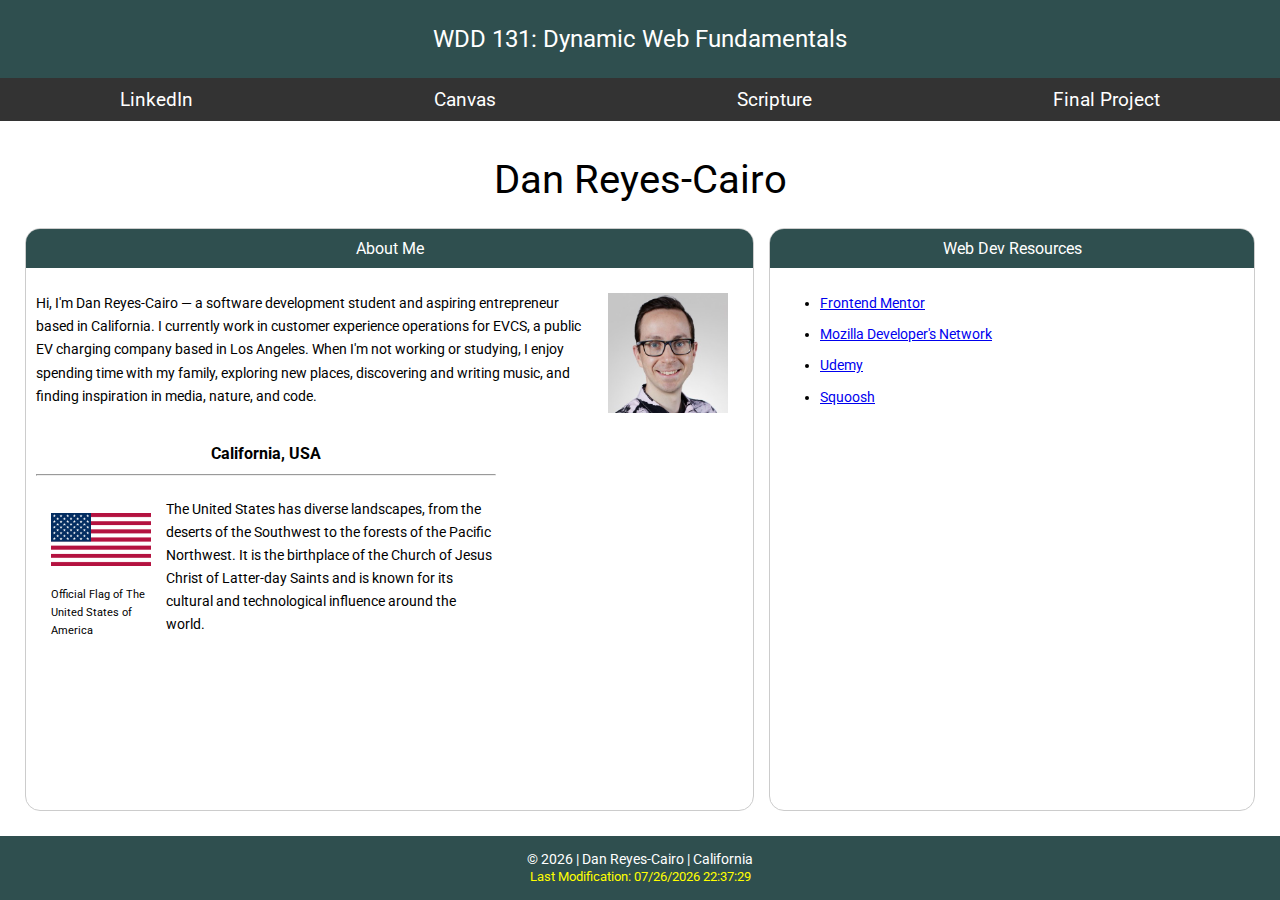
<file: index.html>
<!DOCTYPE html>
<html lang="en">
    <head>
        <meta charset="UTF-8">
        <meta name="viewport" content="width=device-width, initial-scale=1.0">
        <title>WDD 131 – Dynamic Web Fundamentals –Dan Reyes-Cairo</title>
        <meta name="description" content="WDD 131 – Dynamic Web Fundamentals personal homepage for Dan Reyes-Cairo with history, interests and origin information">
        <meta name="author" content="Dan Reyes-Cairo">
        <link rel="stylesheet" href="./styles/base.css">
        <script src="./scripts/getdates.js" defer></script>
        <link rel="preconnect" href="https://fonts.googleapis.com">
        <link rel="preconnect" href="https://fonts.gstatic.com" crossorigin>
        <link href="https://fonts.googleapis.com/css2?family=Roboto:ital,wght@0,100..900;1,100..900&display=swap" rel="stylesheet">
    </head>
    <body>
        <header>            
            <span id="course-title">WDD 131: Dynamic Web Fundamentals</span>            
            <nav>
                <ul>
                    <li><a href="#">LinkedIn</a></li>
                    <li><a href="#">Canvas</a></li>
                    <li><a href="#">Scripture</a></li>
                    <li><a href="#">Final Project</a></li>
                </ul>
            </nav>
        </header>
        <main>
            <h1>Dan Reyes-Cairo</h1>
            <section class="card">
                <div class="cardTitle">About Me</div>
                <div class="cardContent">
                    <div class="aboutMe">
                        <p>Hi, I'm <span>Dan Reyes-Cairo</span> — a software development student and aspiring entrepreneur based in <span>California</span>. I currently work in customer experience operations for EVCS, a public EV charging company based in Los Angeles. When I'm not working or studying, I enjoy spending time with my family, exploring new places, discovering and writing music, and finding inspiration in media, nature, and code.</p>
                        <img src="./images/profile.jpeg" alt="Dan Reyes-Cairo">
                    </div>
                    <div class="countryInfo">
                        <div class="countryTitle">
                            <h2>California, USA</h2>
                            <hr>
                        </div>                        
                        <div class="countryContent">
                            <div class="flagInfo">
                                <img src="./images/usa-flag.png" alt="Flag of the United States of America">
                                <span class="flagLabel">Official Flag of The United States of America</span>
                            </div>
                            <p>The United States has diverse landscapes, from the deserts of the Southwest to the forests of the Pacific Northwest. It is the birthplace of the Church of Jesus Christ of Latter-day Saints and is known for its cultural and technological influence around the world.</p>
                        </div>
                    </div>
                </div>
            </section>
            <section class="card">
                <div class="cardTitle">Web Dev Resources</div>
                <div class="cardContent">
                    <ul>
                        <li><a href="https://www.frontendmentor.io/" target="_blank">Frontend Mentor</a></li>
                        <li><a href="https://developer.mozilla.org/" target="_blank">Mozilla Developer's Network</a></li>
                        <li><a href="https://www.udemy.com/" target="_blank">Udemy</a></li>
                        <li><a href="https://squoosh.app/" target="_blank">Squoosh</a></li>
                    </ul>
                </div>
            </section>
        </main>
        <footer>
            <p>© <span id="currentyear"></span> | Dan Reyes-Cairo | California</p>
            <p id="lastModified"></p>
        </footer>
    </body>
</html>
</file>
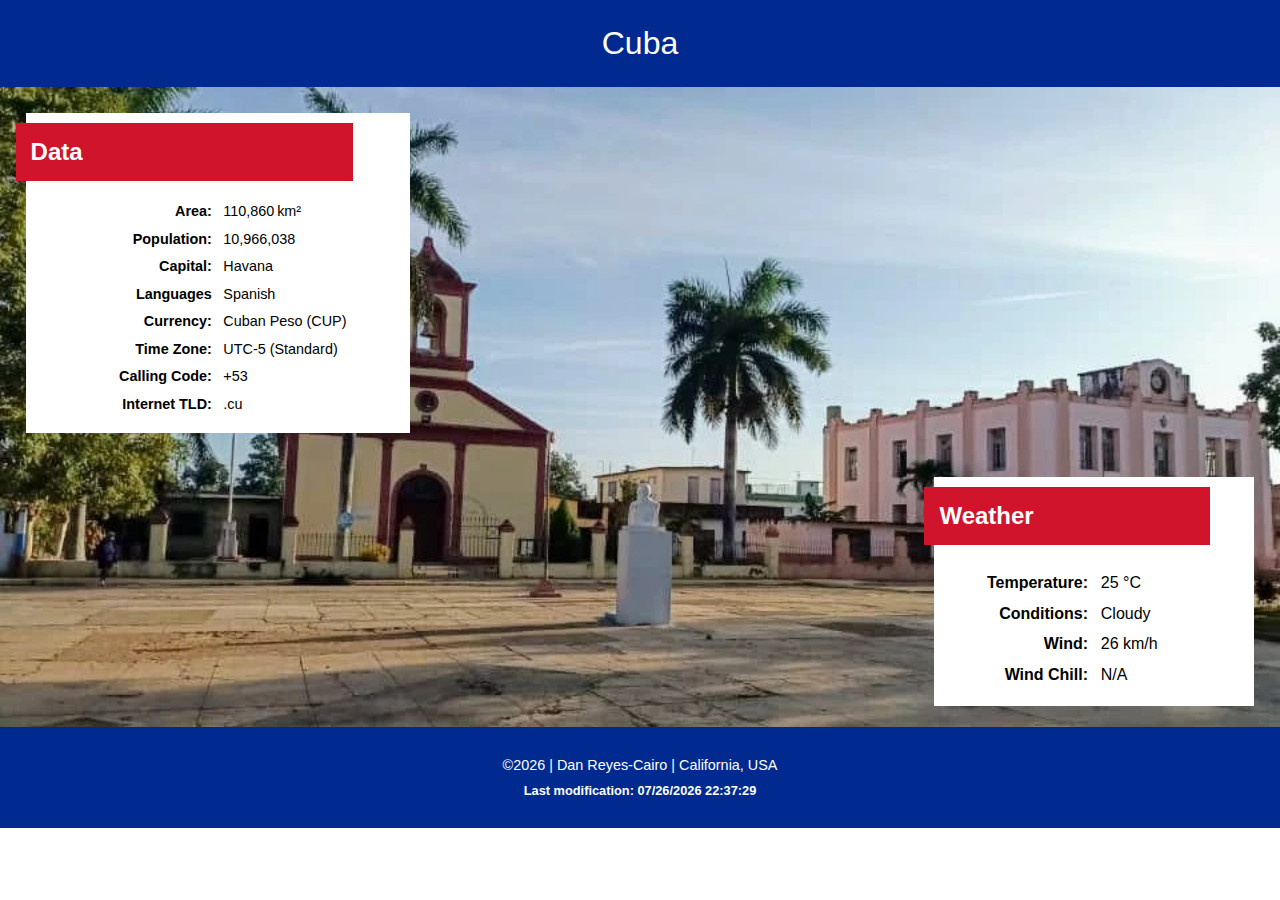
<file: place.html>
<!DOCTYPE html>
<html lang="en">
    <head>
        <meta charset="UTF-8">
        <meta name="viewport" content="width=device-width, initial-scale=1.0">
        <title>WDD 131 - Country Page</title>
        <meta name="description" content="Learn key facts about Cuba, including its capital, population, currency, time zone, and cultural highlights.">
        <meta name="author" content="Dan Reyes-Cairo">
        <link rel="stylesheet" href="styles/place.css">
        <link rel="preconnect" href="https://fonts.googleapis.com">
        <link rel="preconnect" href="https://fonts.gstatic.com" crossorigin>
        <link href="https://fonts.googleapis.com/css2?family=Roboto:ital,wght@0,100..900;1,100..900&display=swap" rel="stylesheet">
        <script defer src="scripts/place.js"></script>
    </head>
    <body>
        <header>
            <h1>Cuba</h1>            
        </header>
        <main>
            <div class="hero">
                <picture>
                    <source media="(min-width: 1000px)" srcset="images/jaguey-large.webp">                    
                    <img src="images/jaguey-small.webp" alt="Parroquia Nuestra Señora de Altagracia de Jagüey Grande, Matanzas, Cuba" width="320" height="480">
                </picture>
            </div>
            <section class="data">
                <h2>Data</h2>
                <table>
                    <tbody>
                        <tr>
                            <th scope="row">Area:</th>
                            <td>110,860 km²</td>
                        </tr>
                        <tr>
                            <th scope="row">Population:</th>
                            <td>10,966,038</td>
                        </tr>
                        <tr>
                            <th scope="row">Capital:</th>
                            <td>Havana</td>
                        </tr>
                        <tr>
                            <th scope="row">Languages</th>
                            <td>Spanish</td>
                        </tr>
                        <tr>
                            <th scope="row">Currency:</th>
                            <td>Cuban Peso (CUP)</td>
                        </tr>
                        <tr>
                            <th scope="row">Time Zone:</th>
                            <td>UTC-5 (Standard)</td>
                        </tr>
                        <tr>
                            <th scope="row">Calling Code:</th>
                            <td>+53</td>
                        </tr>
                        <tr>
                            <th scope="row">Internet TLD:</th>
                            <td>.cu</td>
                        </tr>
                    </tbody>
                </table>
            </section>
            <hr>
            <section class="weather">
                <h2>Weather</h2>
                <img src="images/weather.svg" alt="Icon of a sun behind a rain cloud">
                <table>
                    <tbody>
                        <tr>
                            <th scope="row">Temperature:</th>
                            <td id="temp"></td>
                        </tr>
                        <tr>
                            <th scope="row">Conditions:</th>
                            <td>Cloudy</td>
                        </tr>
                        <tr>
                            <th scope="row">Wind:</th>
                            <td id="wind"></td>
                        </tr>
                        <tr>
                            <th scope="row">Wind Chill:</th>
                            <td id="chill"></td>
                        </tr>
                    </tbody>
                </table>
            </section>
        </main>
        <footer>
            <p>©<span id="currentYear"></span> | Dan Reyes-Cairo | California, USA</p>
            <p id="lastModified"></p>
        </footer>
    </body>
</html>
</file>
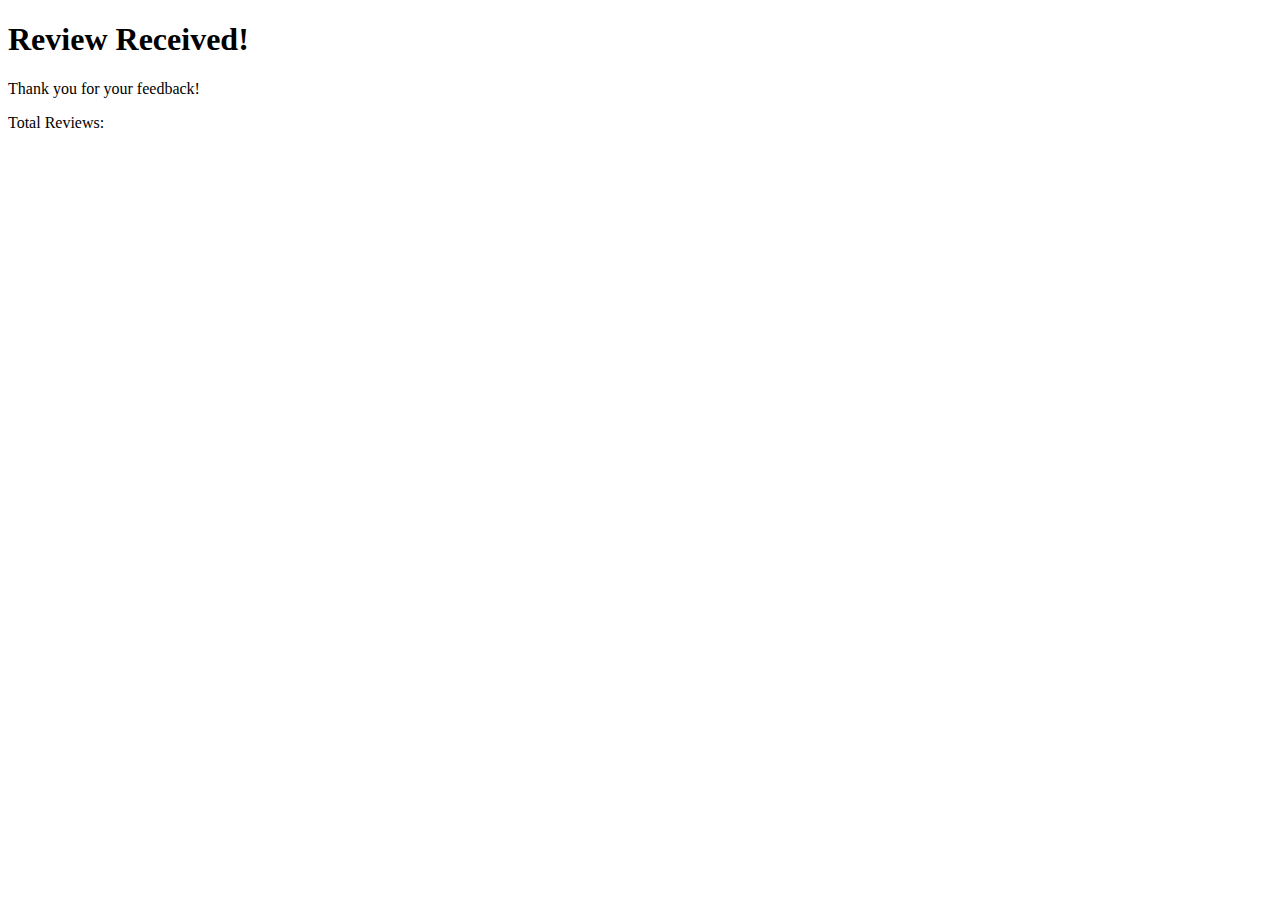
<file: review.html>
<!DOCTYPE html>
<html lang="en">
    <head>
        <meta charset="UTF-8">
        <meta name="viewport" content="width=device-width, initial-scale=1.0">
        <title>Review Confirmation Page</title>
        <meta name="description" content="">
        <meta name="author" content="">
    </head>
    <body>
        <header>
            <h1>Review Received!</h1>
            <p>Thank you for your feedback!</p>
            <p class="review-ct">Total Reviews: </p>
        </header>
    </body>
</html>
</file>
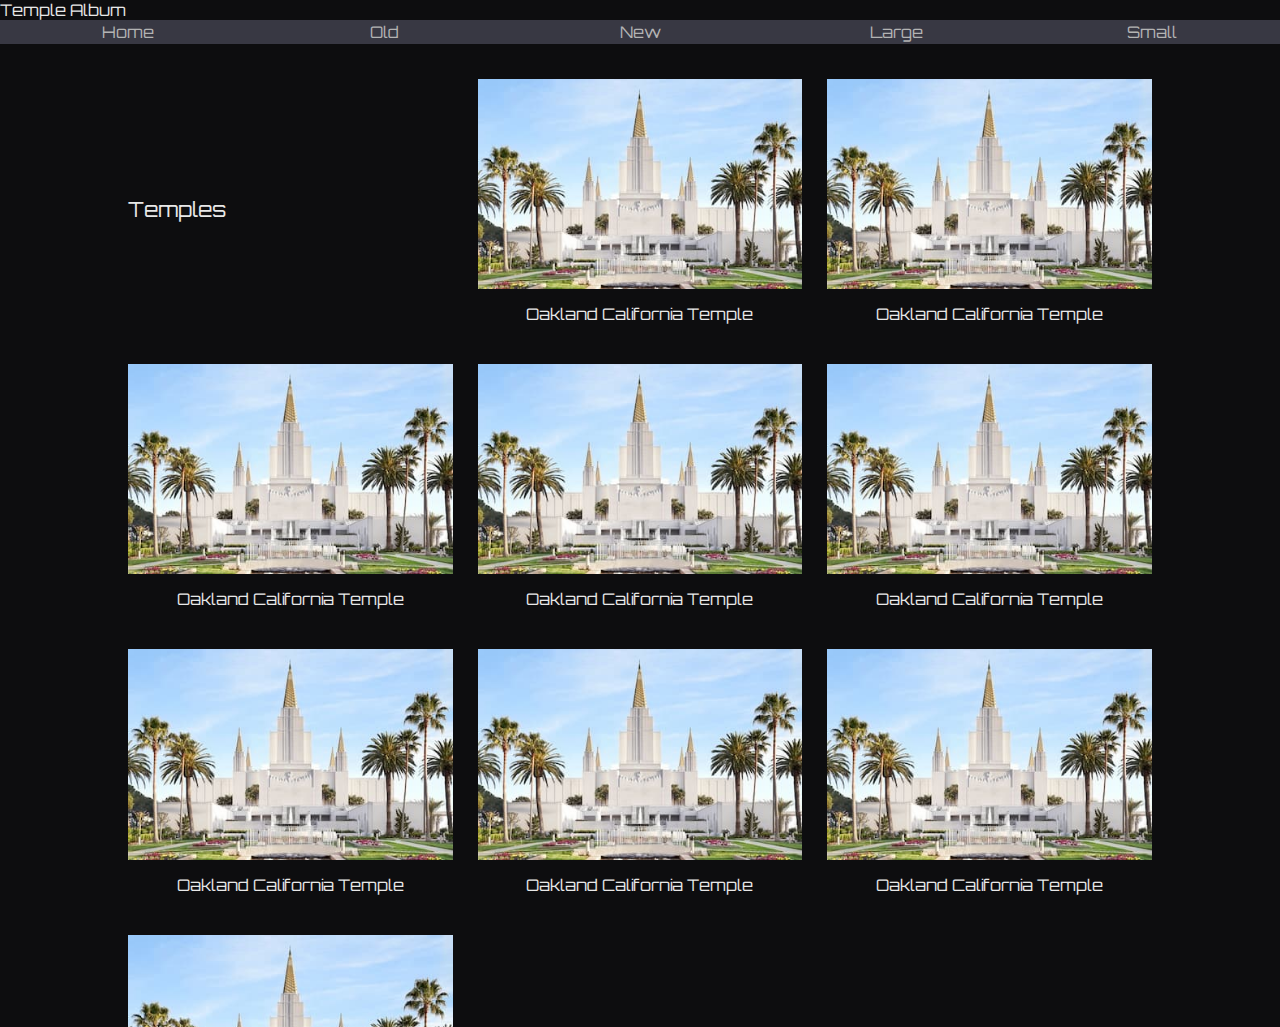
<file: temples-old.html>
<!DOCTYPE html>
<html lang="en">
    <head>
        <meta charset="UTF-8">
        <meta name="viewport" content="width=device-width, initial-scale=1.0">
        <title>Temples</title>
        <meta name="description" content="My Favorite Temples of the Church of Jesus Christ of Latter-Day Saints.">
        <meta name="author" content="Dan Reyes-Cairo">
        <link rel="stylesheet" href="styles/temples.css">
        <link rel="stylesheet" href="styles/temples-large.css">
        <link rel="preconnect" href="https://fonts.googleapis.com">
        <link rel="preconnect" href="https://fonts.gstatic.com" crossorigin>
        <link href="https://fonts.googleapis.com/css2?family=Orbitron:wght@400..900&display=swap" rel="stylesheet">
        <script defer src="scripts/temples.js"></script>
    </head>
    <body>
        <header>
            <div class="main-title">
                <span id="course-title">Temple Album</span>             
                <a id="menu" href="#"></a>
                <nav>
                    <ul class="navigation show">
                        <li><a href="index.html">Home</a></li>
                        <li><a href="#">Old</a></li>
                        <li><a href="#">New</a></li>
                        <li><a href="#">Large</a></li>
                        <li><a href="#">Small</a></li>
                    </ul>
                </nav>
            </div>
        </header>
        <main>
            <div class="container">
                <h1 class="show">Temples</h1>
                <figure>
                    <img src="images/oakland-ca-temple.jpg" alt="Oakland California Temple">
                    <figcaption>Oakland California Temple</figcaption>
                </figure>
                <figure>
                    <img src="images/oakland-ca-temple.jpg" alt="Oakland California Temple">
                    <figcaption>Oakland California Temple</figcaption>
                </figure>
                <figure>
                    <img src="images/oakland-ca-temple.jpg" alt="Oakland California Temple">
                    <figcaption>Oakland California Temple</figcaption>
                </figure>
                <figure>
                    <img src="images/oakland-ca-temple.jpg" alt="Oakland California Temple">
                    <figcaption>Oakland California Temple</figcaption>
                </figure>
                <figure>
                    <img src="images/oakland-ca-temple.jpg" alt="Oakland California Temple">
                    <figcaption>Oakland California Temple</figcaption>
                </figure>
                <figure>
                    <img src="images/oakland-ca-temple.jpg" alt="Oakland California Temple">
                    <figcaption>Oakland California Temple</figcaption>
                </figure>
                <figure>
                    <img src="images/oakland-ca-temple.jpg" alt="Oakland California Temple">
                    <figcaption>Oakland California Temple</figcaption>
                </figure>
                <figure>
                    <img src="images/oakland-ca-temple.jpg" alt="Oakland California Temple">
                    <figcaption>Oakland California Temple</figcaption>
                </figure>
                <figure>
                    <img src="images/oakland-ca-temple.jpg" alt="Oakland California Temple">
                    <figcaption>Oakland California Temple</figcaption>
                </figure>
            </div>
        </main>
        <footer>
            <p>©<span id="currentYear"></span> | Dan Reyes-Cairo | California, USA</p>
            <p id="lastModified"></p>
        </footer>
    </body>
</html>
</file>
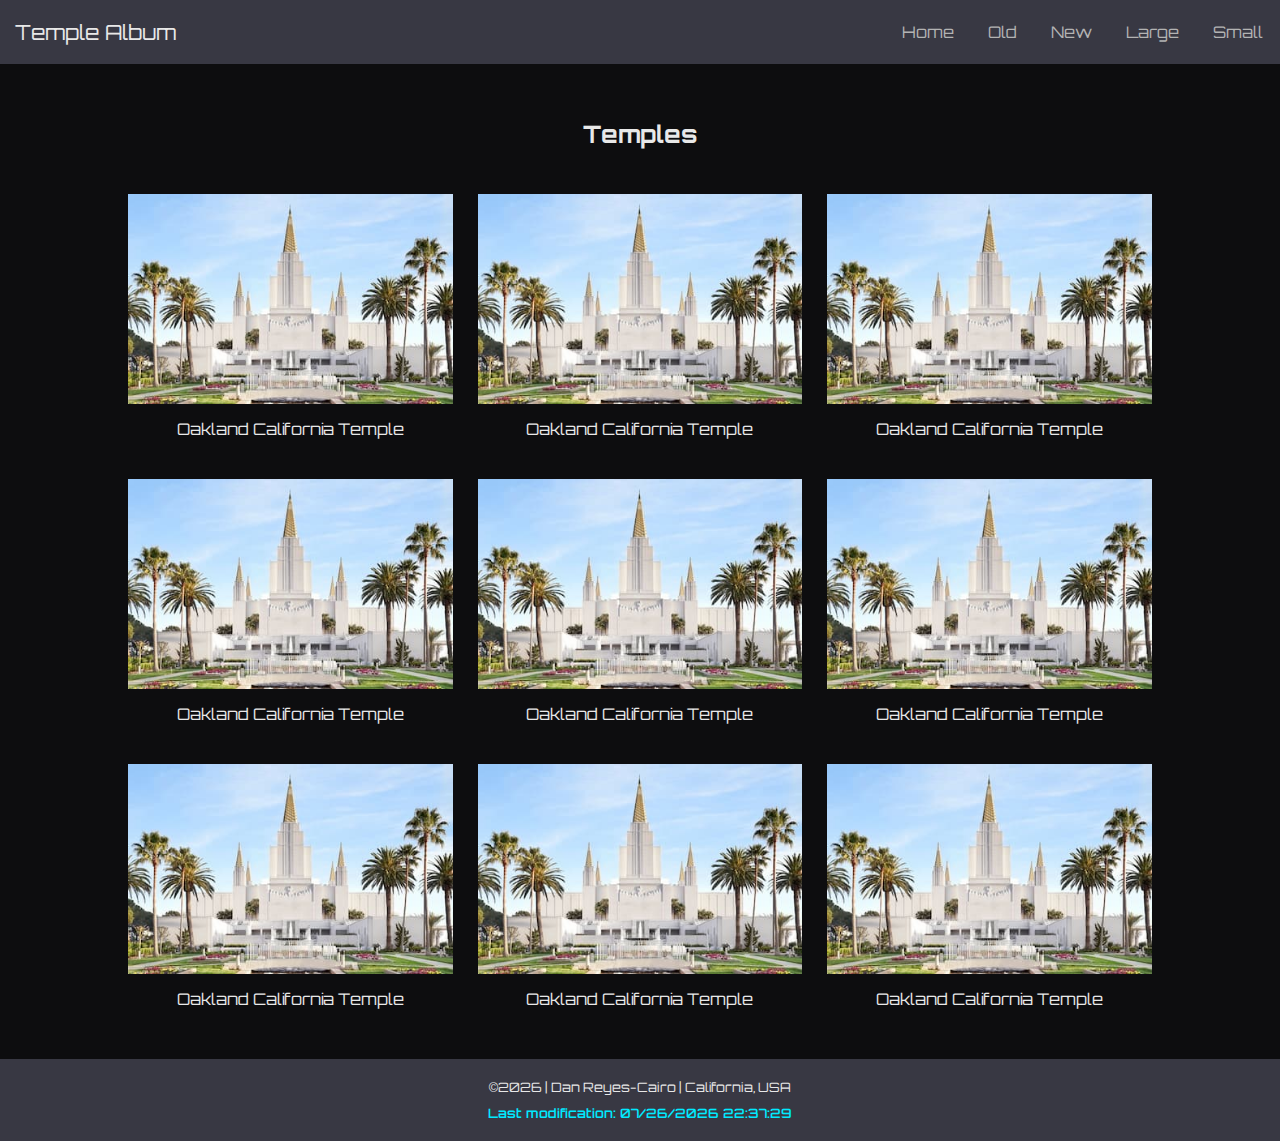
<file: temples.html>
<!DOCTYPE html>
<html lang="en">
    <head>
        <meta charset="UTF-8">
        <meta name="viewport" content="width=device-width, initial-scale=1.0">
        <title>Temple Album</title>
        <meta name="description" content="A page dedicated to my favorite temples of the Church of Jesus Christ of Latter-Day Saints">
        <meta name="author" content="Dan Reyes-Cairo">
        <link rel="stylesheet" href="styles/temples.css">
        <link rel="stylesheet" href="styles/temples-large.css">
        <link rel="preconnect" href="https://fonts.googleapis.com">
        <link rel="preconnect" href="https://fonts.gstatic.com" crossorigin>
        <link href="https://fonts.googleapis.com/css2?family=Orbitron:wght@400..900&display=swap" rel="stylesheet">
        <script defer src="scripts/temples.js"></script>
    </head>
    <body>
        <header>
            <div class="nav-container ">
                <h1 class="">Temple Album</h1>
                <a id="menu" class="" href="#"></a>
                <nav>
                    <ul class="">
                        <li><a href="#">Home</a></li>
                        <li><a href="#">Old</a></li>
                        <li><a href="#">New</a></li>
                        <li><a href="#">Large</a></li>
                        <li><a href="#">Small</a></li>
                    </ul>
                </nav>
            </div>            
        </header>
        <main>
            <div class="container">
                <h2>Temples</h2>
                <figure>
                    <img src="images/oakland-ca-temple.jpg" alt="Oakland California Temple">
                    <figcaption>Oakland California Temple</figcaption>
                </figure>
                <figure>
                    <img src="images/oakland-ca-temple.jpg" alt="Oakland California Temple">
                    <figcaption>Oakland California Temple</figcaption>
                </figure>
                <figure>
                    <img src="images/oakland-ca-temple.jpg" alt="Oakland California Temple">
                    <figcaption>Oakland California Temple</figcaption>
                </figure>
                <figure>
                    <img src="images/oakland-ca-temple.jpg" alt="Oakland California Temple">
                    <figcaption>Oakland California Temple</figcaption>
                </figure>
                <figure>
                    <img src="images/oakland-ca-temple.jpg" alt="Oakland California Temple">
                    <figcaption>Oakland California Temple</figcaption>
                </figure>
                <figure>
                    <img src="images/oakland-ca-temple.jpg" alt="Oakland California Temple">
                    <figcaption>Oakland California Temple</figcaption>
                </figure>
                <figure>
                    <img src="images/oakland-ca-temple.jpg" alt="Oakland California Temple">
                    <figcaption>Oakland California Temple</figcaption>
                </figure>
                <figure>
                    <img src="images/oakland-ca-temple.jpg" alt="Oakland California Temple">
                    <figcaption>Oakland California Temple</figcaption>
                </figure>
                <figure>
                    <img src="images/oakland-ca-temple.jpg" alt="Oakland California Temple">
                    <figcaption>Oakland California Temple</figcaption>
                </figure>
            </div>
        </main>
        <footer>
            <p>©<span id="currentYear"></span> | Dan Reyes-Cairo | California, USA</p>
            <p id="lastModified"></p>
        </footer>
    </body>
</html>
</file>
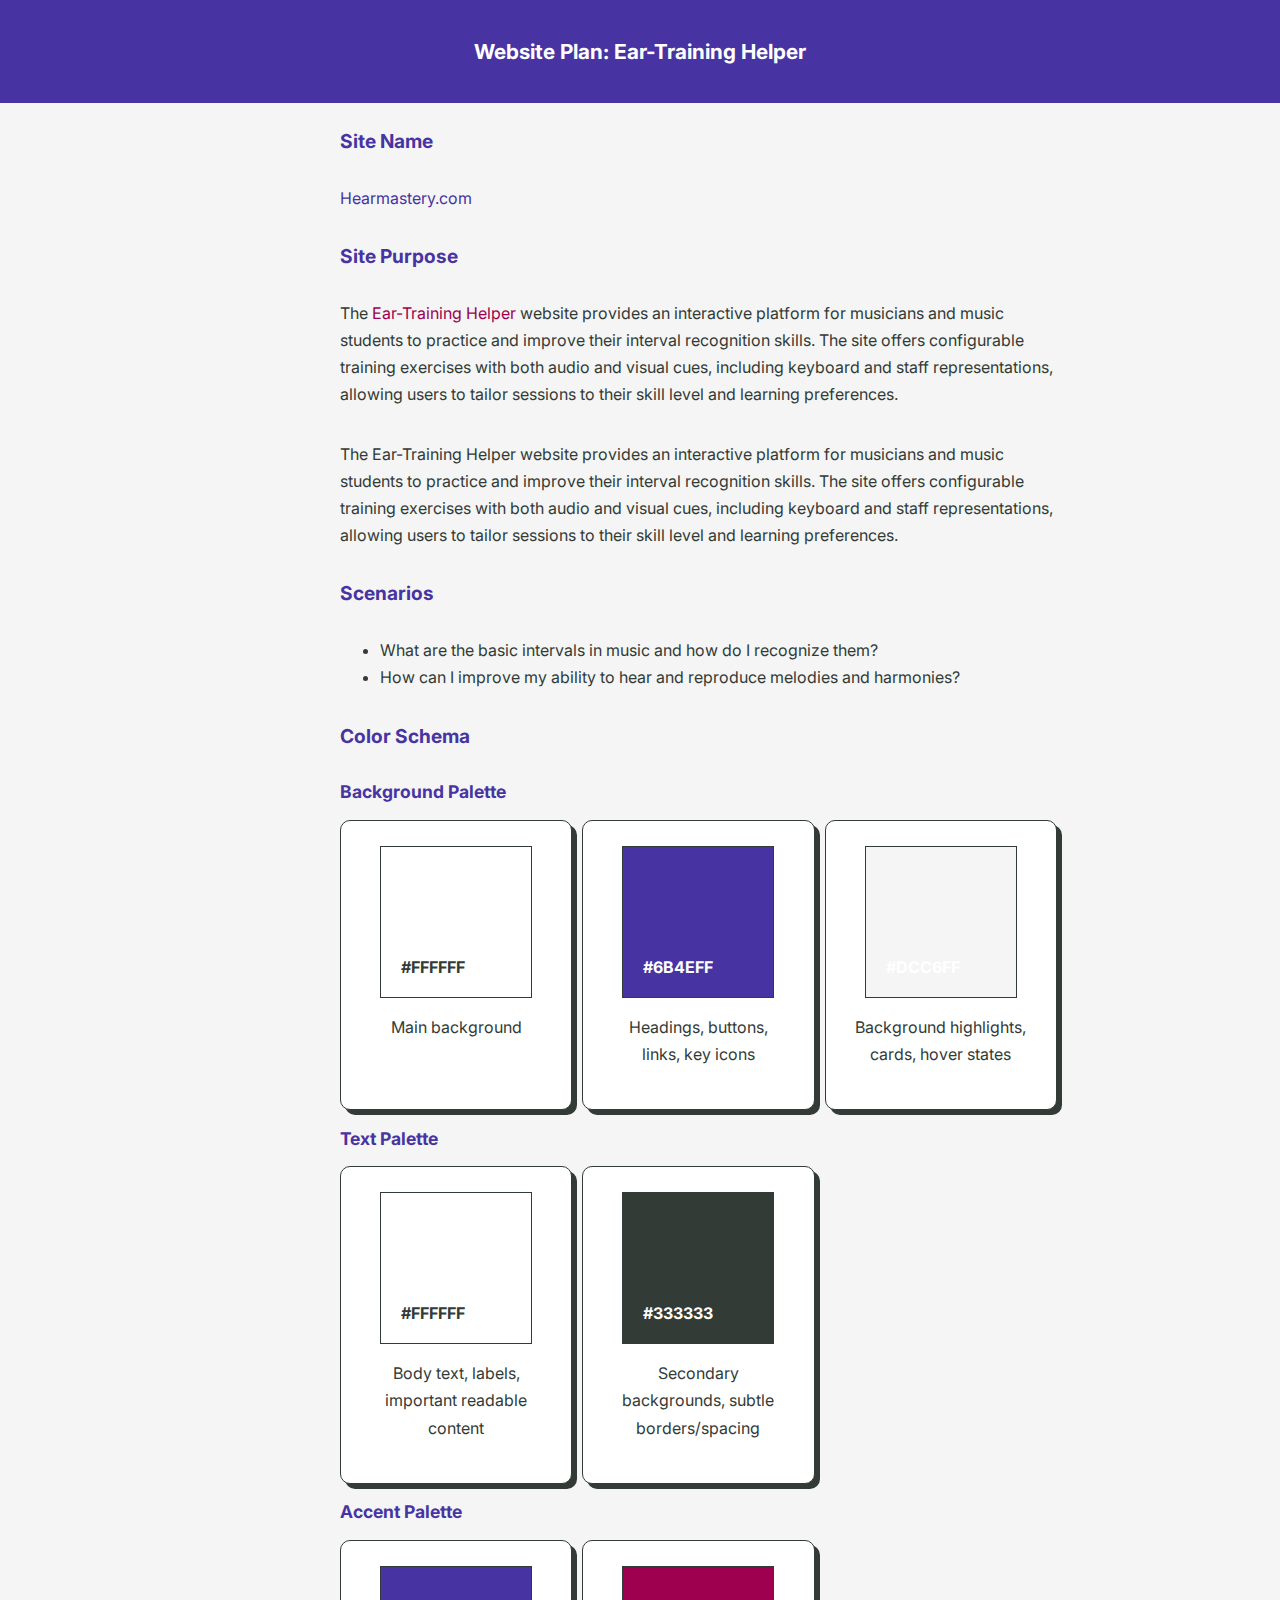
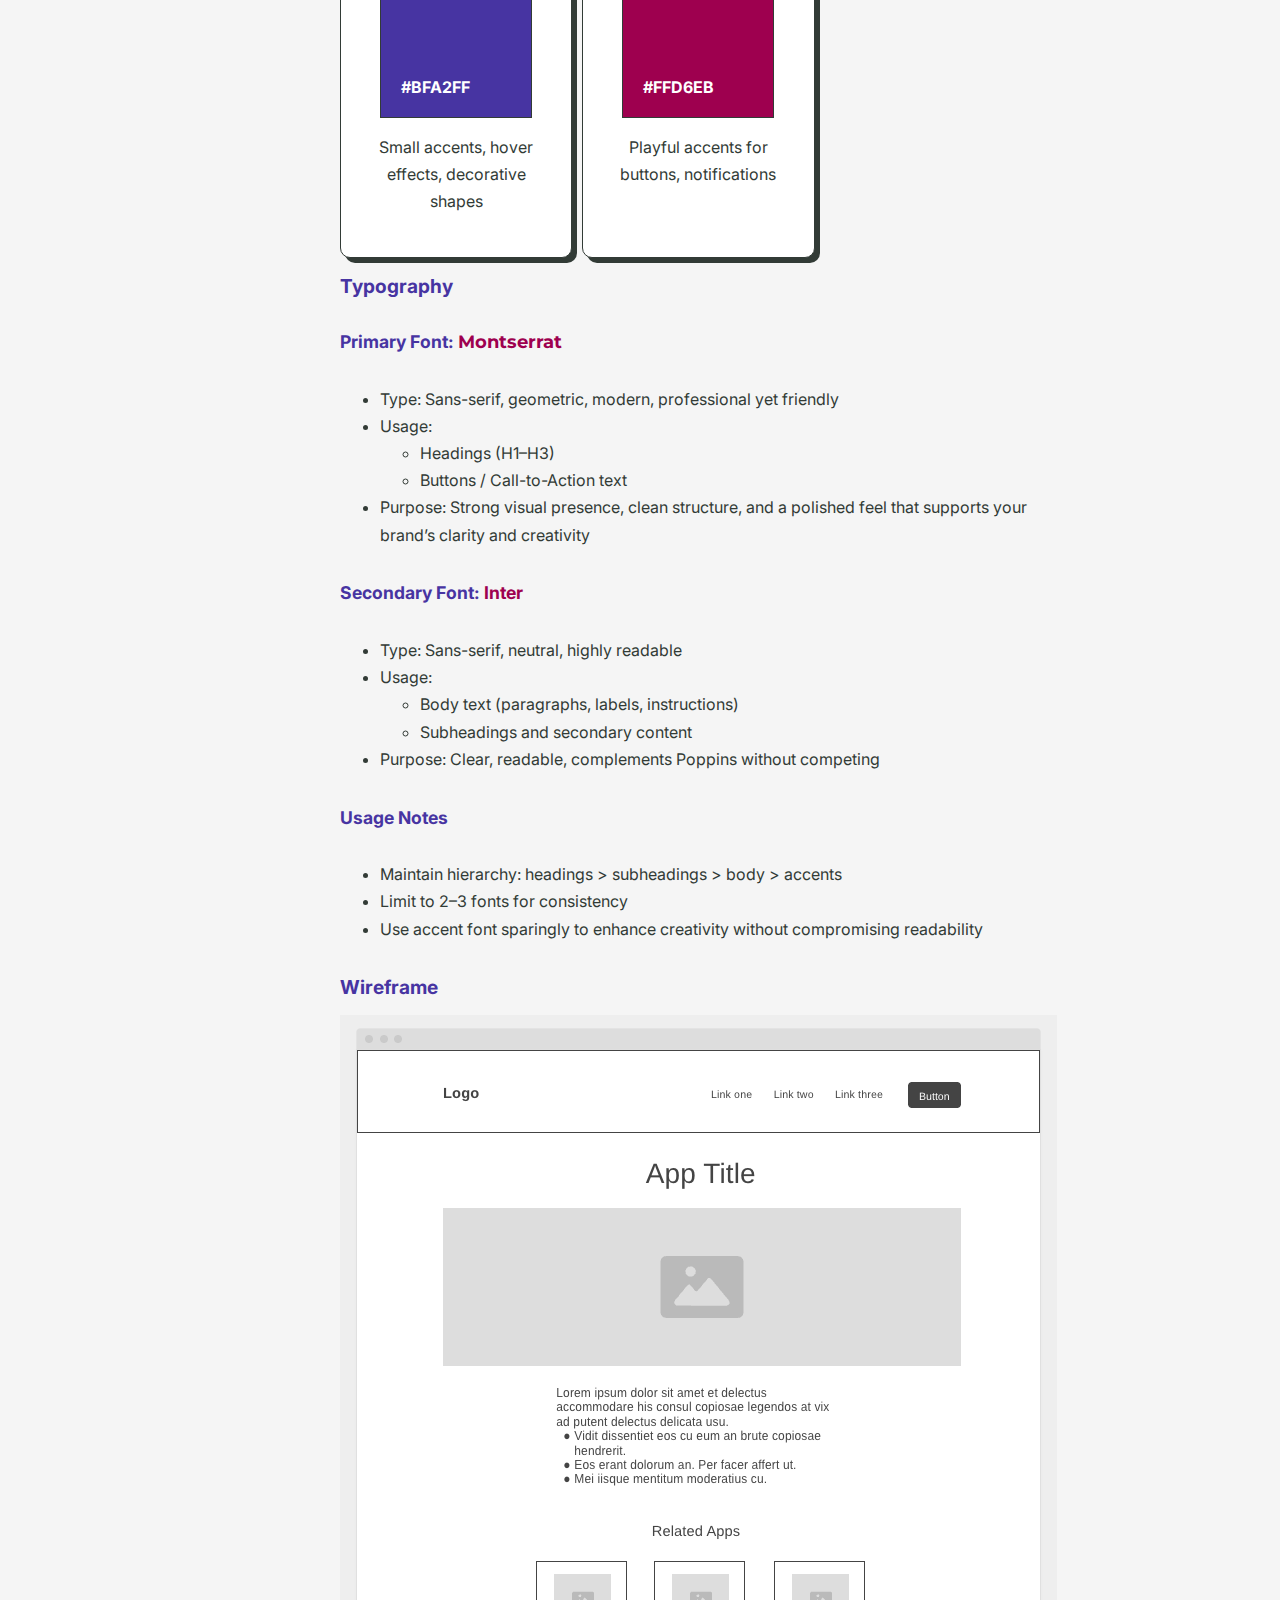
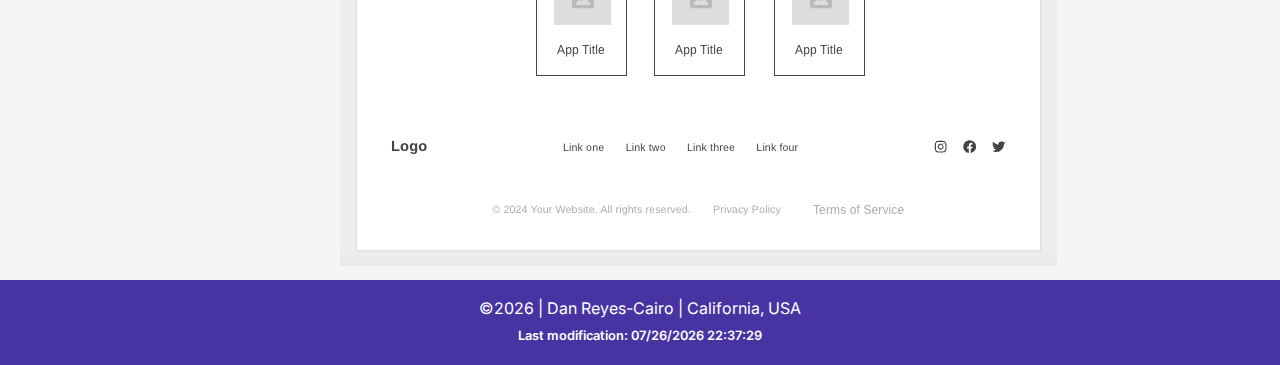
<file: project/siteplan.html>
<!DOCTYPE html>
<html lang="en">
    <head>
        <meta charset="UTF-8">
        <meta name="viewport" content="width=device-width, initial-scale=1.0">
        <title>Website Plan: Ear-Training Helper</title>
        <meta name="description" content="This page outlines the website plan for my Ear-Training Helper application including the name, purpose, scenarios, color schema, typography and wireframe details.">
        <meta name="author" content="Dan Reyes-Cairo">
        <link rel="stylesheet" href="styles/siteplan.css">
        <link rel="preconnect" href="https://fonts.googleapis.com">
        <link rel="preconnect" href="https://fonts.gstatic.com" crossorigin>
        <link href="https://fonts.googleapis.com/css2?family=Orbitron:wght@400..900&display=swap" rel="stylesheet">
        <link href="https://fonts.googleapis.com/css2?family=Montserrat:ital,wght@0,100..900;1,100..900&display=swap" rel="stylesheet">
        <link href="https://fonts.googleapis.com/css2?family=Inter:ital,opsz,wght@0,14..32,100..900;1,14..32,100..900&display=swap" rel="stylesheet">        
        <script defer src="scripts/siteplan.js"></script>

    </head>
    <body>
        <header>
            <h1>Website Plan: Ear-Training Helper</h1>
        </header>
        <main>
            <h2>Site Name</h2>
            <p><span class="span1">Hearmastery.com</span></p>
            <h2>Site Purpose</h2>
            <p>The <span class="span2">Ear-Training Helper</span> website provides an interactive platform for musicians and music students to practice and improve their interval recognition skills. The site offers configurable training exercises with both audio and visual cues, including keyboard and staff representations, allowing users to tailor sessions to their skill level and learning preferences.</p>
            <p>The Ear-Training Helper website provides an interactive platform for musicians and music students to practice and improve their interval recognition skills. The site offers configurable training exercises with both audio and visual cues, including keyboard and staff representations, allowing users to tailor sessions to their skill level and learning preferences.</p>
            <h2>Scenarios</h2>
            <ul>
                <li>What are the basic intervals in music and how do I recognize them?</li>
                <li>How can I improve my ability to hear and reproduce melodies and harmonies?</li>
            </ul>
            <h2>Color Schema</h2>
            <h3>Background Palette</h3>
            <div class="swatches">
                <div class="swatch-cont">
                    <div class="swatch s1">#FFFFFF</div>
                    <p>Main background</p>
                </div>                
                <div class="swatch-cont">
                    <div class="swatch s2">#6B4EFF</div>
                    <p>Headings, buttons, links, key icons</p>
                </div>
                <div class="swatch-cont">
                    <div class="swatch s3">#DCC6FF</div>
                    <p>Background highlights, cards, hover states</p>
                </div>
            </div>
            <h3>Text Palette</h3>
            <div class="swatches">                
                <div class="swatch-cont">
                    <div class="swatch s5">#FFFFFF</div>
                    <p>Body text, labels, important readable content</p>
                </div>
                <div class="swatch-cont">
                    <div class="swatch s4">#333333</div>
                    <p>Secondary backgrounds, subtle borders/spacing</p>
                </div>                
            </div>
            <h3>Accent Palette</h3>
            <div class="swatches">
                <div class="swatch-cont">
                    <div class="swatch s6">#BFA2FF</div>
                    <p>Small accents, hover effects, decorative shapes</p>
                </div>
                <div class="swatch-cont">
                    <div class="swatch s7">#FFD6EB</div>
                    <p>Playful accents for buttons, notifications</p>
                </div>
            </div>
             <h2>Typography</h2>
            <h3>Primary Font: <span class="f1 span2">Montserrat</span></h3>
            <ul>
                <li>Type: Sans-serif, geometric, modern, professional yet friendly</li>
                <li>Usage:</li>
                <ul>
                    <li>Headings (H1–H3)</li>
                    <li>Buttons / Call-to-Action text</li>
                </ul>
                <li>Purpose: Strong visual presence, clean structure, and a polished feel that supports your brand’s clarity and creativity</li>
            </ul>
            <h3>Secondary Font: <span class="f2 span2">Inter</span></h3>
            <ul>
                <li>Type: Sans-serif, neutral, highly readable</li>
                <li>Usage:</li>
                <ul>
                    <li>Body text (paragraphs, labels, instructions)</li>
                    <li>Subheadings and secondary content</li>
                </ul>
                <li>Purpose: Clear, readable, complements Poppins without competing</li>
            </ul>            
            <h3>Usage Notes</h3>
            <ul>
                <li>Maintain hierarchy: headings > subheadings > body > accents</li>
                <li>Limit to 2–3 fonts for consistency</li>
                <li>Use accent font sparingly to enhance creativity without compromising readability</li>
            </ul>
            <h2>Wireframe</h2>
            <div class="full-img">
                <img src="images/home-wireframe.png" alt="Wireframe of the project home page layout.">
            </div>
        </main>
        <footer>
            <p>©<span id="currentYear"></span> | Dan Reyes-Cairo | California, USA</p>
            <p id="lastModified"></p>
        </footer>
    </body>
</html>
</file>
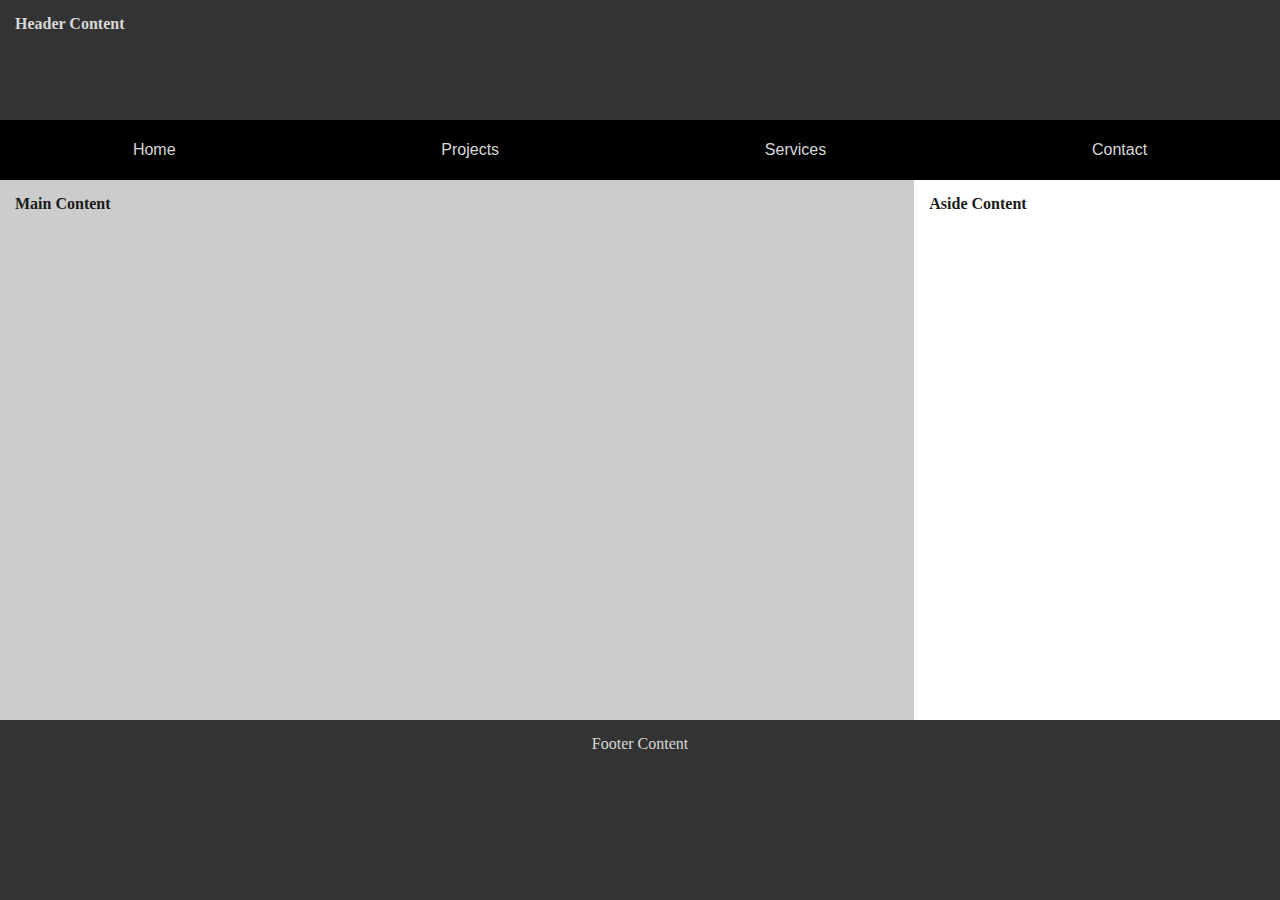
<file: week01/basic-layout.html>
<!DOCTYPE html>
<html lang="en">
<head>
    <meta charset="UTF-8">
    <meta name="viewport" content="width=device-width, initial-scale=1.0">
    <title>WDD131</title>
    <link rel="stylesheet" href="styles/style.css">
</head>
    <body>
        <header class="main-head">            
            <h1>Header Content</h1>            
            <nav class="main-nav">
                <ul>
                    <li><a href="index.html">Home</a></li>
                    <li><a href="projects.html">Projects</a></li>
                    <li><a href="services.html">Services</a></li>
                    <li><a href="contact.html">Contact</a></li>
                </ul>
            </nav>
        </header>

        <main>
            <h2>Main Content</h2>
        </main>
        <aside>
            <h2>Aside Content</h2>
        </aside>
        
        <footer class="main-footer">Footer Content</footer>                
    </body>    
</html>
</file>
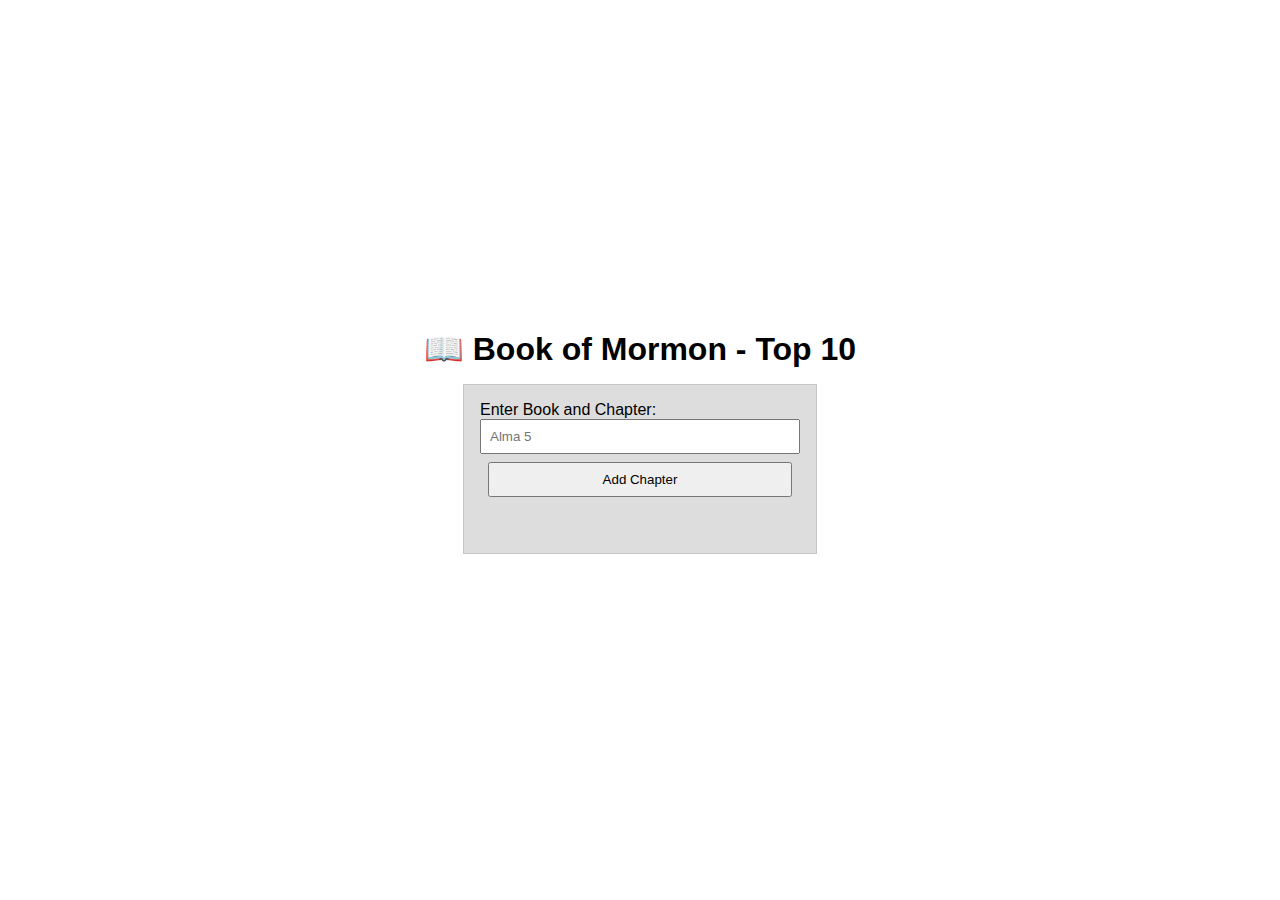
<file: week02/bom.html>
<!DOCTYPE html>
<html lang="en">
    <head>
        <meta charset="UTF-8">
        <meta name="viewport" content="width=device-width, initial-scale=1.0">
        <title>Book of Mormon</title>
        <meta name="description" content="A page dedicated to displaying my favorite scriptures in the Book of Mormon.">
        <meta name="author" content="Dan Reyes-Cairo">
        <link rel="stylesheet" href="styles/bom.css">
        <script src="scripts/bom.js"></script>
    </head>
    <body>
        <h1>📖 Book of Mormon - Top 10</h1>
        <main>
            <label for="favchap">Enter Book and Chapter: </label>
            <input type="text" id="favchap" placeholder="Alma 5">
            <button type="submit">Add Chapter</button>
            <ul id="list"></ul>
        </main>
    </body>
</html>
</file>
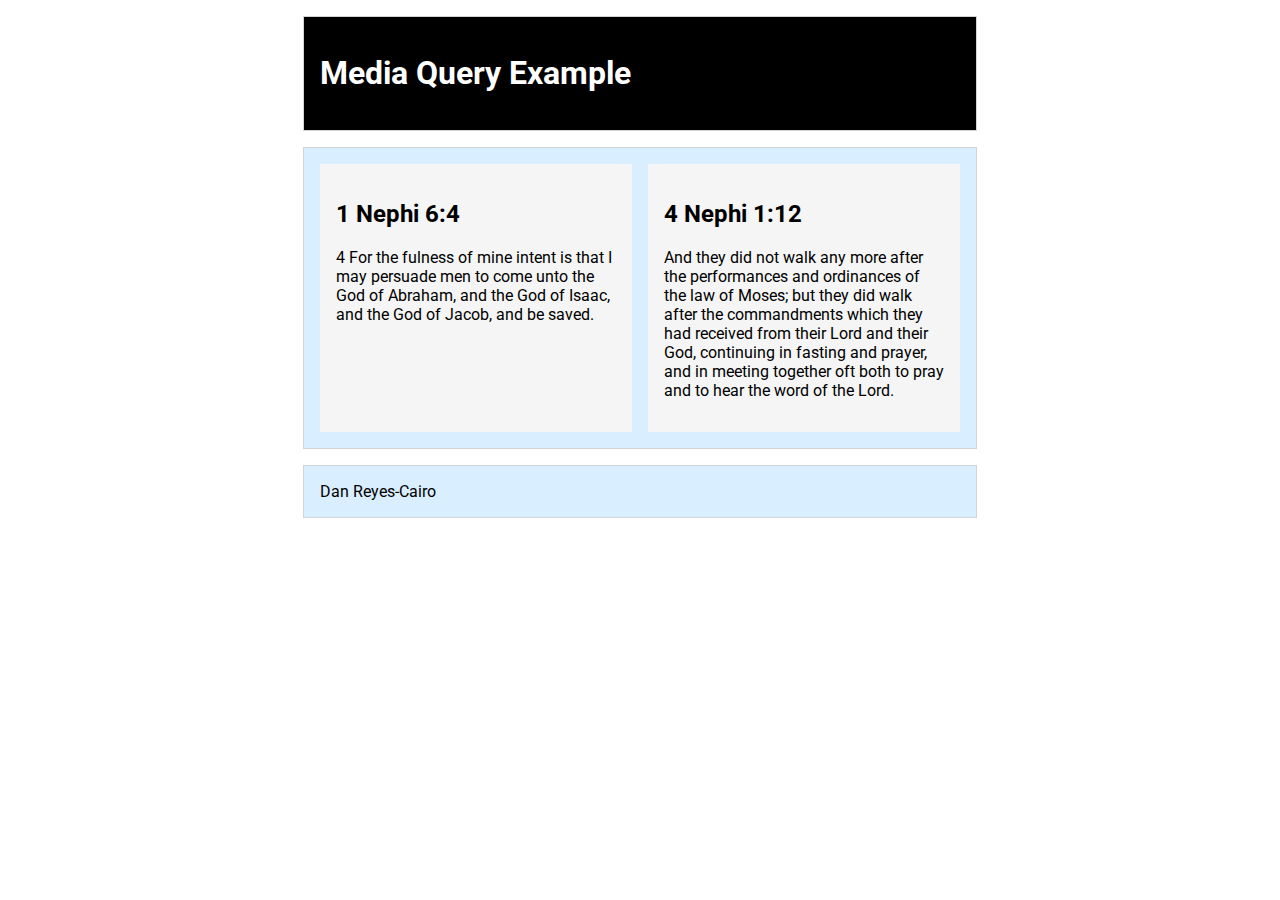
<file: week02/media-query.html>
<!DOCTYPE html>
<html lang="en">
    <head>
        <meta charset="UTF-8">
        <meta name="viewport" content="width=device-width, initial-scale=1.0">
        <title>Media Queries</title>
        <meta name="description" content="A practice page for learning how media queries work.">
        <meta name="author" content="Dan Reyes-Cairo">
        <link rel="preconnect" href="https://fonts.googleapis.com">
        <link rel="preconnect" href="https://fonts.gstatic.com" crossorigin>
        <link href="https://fonts.googleapis.com/css2?family=Figtree:ital,wght@0,300..900;1,300..900&family=Orbitron:wght@400..900&family=Outfit:wght@100..900&family=Roboto:ital,wght@0,100..900;1,100..900&display=swap" rel="stylesheet">
        <link rel="stylesheet" href="styles/media-query.css">
        <link rel="stylesheet" href="styles/media-query-large.css">
    </head>
    <body>
        <header>
            <h1>Media Query Example</h1>            
        </header>
        <main>
            <section>
                <h2>1 Nephi 6:4</h2>
                <p>4 For the fulness of mine intent is that I may persuade men to come unto the God of Abraham, and the God of Isaac, and the God of Jacob, and be saved.</p>
            </section>
            <section>
                <h2>4 Nephi 1:12</h2>
                <p>And they did not walk any more after the performances and ordinances of the law of Moses; but they did walk after the commandments which they had received from their Lord and their God, continuing in fasting and prayer, and in meeting together oft both to pray and to hear the word of the Lord.</p>
            </section>
        </main>
        <footer>Dan Reyes-Cairo</footer>
    </body>
</html>
</file>
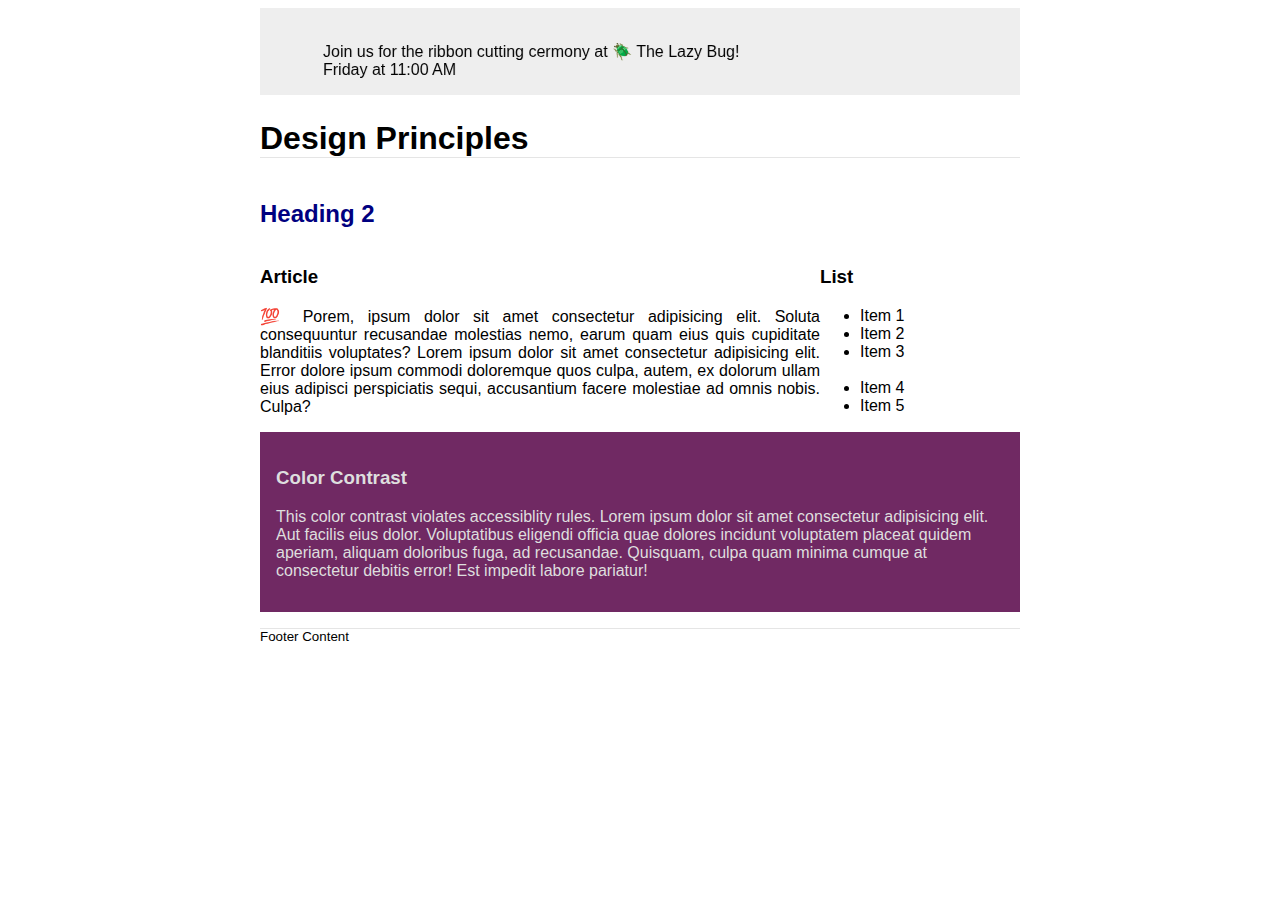
<file: week03/design.html>
<!DOCTYPE html>
<html lang="en">
    <head>
        <meta charset="UTF-8">
        <meta name="viewport" content="width=device-width, initial-scale=1.0">
        <title>Week 03 Activity</title>
        <meta name="description" content="A page for practicing some things">
        <meta name="author" content="Dan Reyes-Cairo">
        <link rel="stylesheet" href="styles/design.css">
    </head>
    <body>
        <header>
            <marquee behavior="alternate" direction="right"><br>Join us for the ribbon cutting cermony at 🪲 The Lazy Bug!<br>Friday at 11:00 AM</marquee>
            <h1>Design Principles</h1>
        </header>
        <main>
            <h2>Heading 2</h2>
            <section>
                <h3>Article</h3>
                <article>
                    <p>💯 Porem, ipsum dolor sit amet consectetur adipisicing elit. Soluta consequuntur recusandae molestias nemo, earum quam eius quis cupiditate blanditiis voluptates? Lorem ipsum dolor sit amet consectetur adipisicing elit. Error dolore ipsum commodi doloremque quos culpa, autem, ex dolorum ullam eius adipisci perspiciatis sequi, accusantium facere molestiae ad omnis nobis. Culpa?</p>
                </article>
            </section>
            <section>
                <h3>List</h3>
                <ul>
                    <li>Item 1</li>
                    <li>Item 2</li>
                    <li>Item 3<br><br></li>
                    <li>Item 4</li>
                    <li>Item 5</li>
                </ul>
            </section>
            <div class="callout">
                <h3>Color Contrast</h3>
                <p>This color contrast violates accessiblity rules. Lorem ipsum dolor sit amet consectetur adipisicing elit. Aut facilis eius dolor. Voluptatibus eligendi officia quae dolores incidunt voluptatem placeat quidem aperiam, aliquam doloribus fuga, ad recusandae. Quisquam, culpa quam minima cumque at consectetur debitis error! Est impedit labore pariatur!</p>
            </div>
        </main>
        <footer>
            Footer Content
        </footer>
    </body>
</html>
</file>
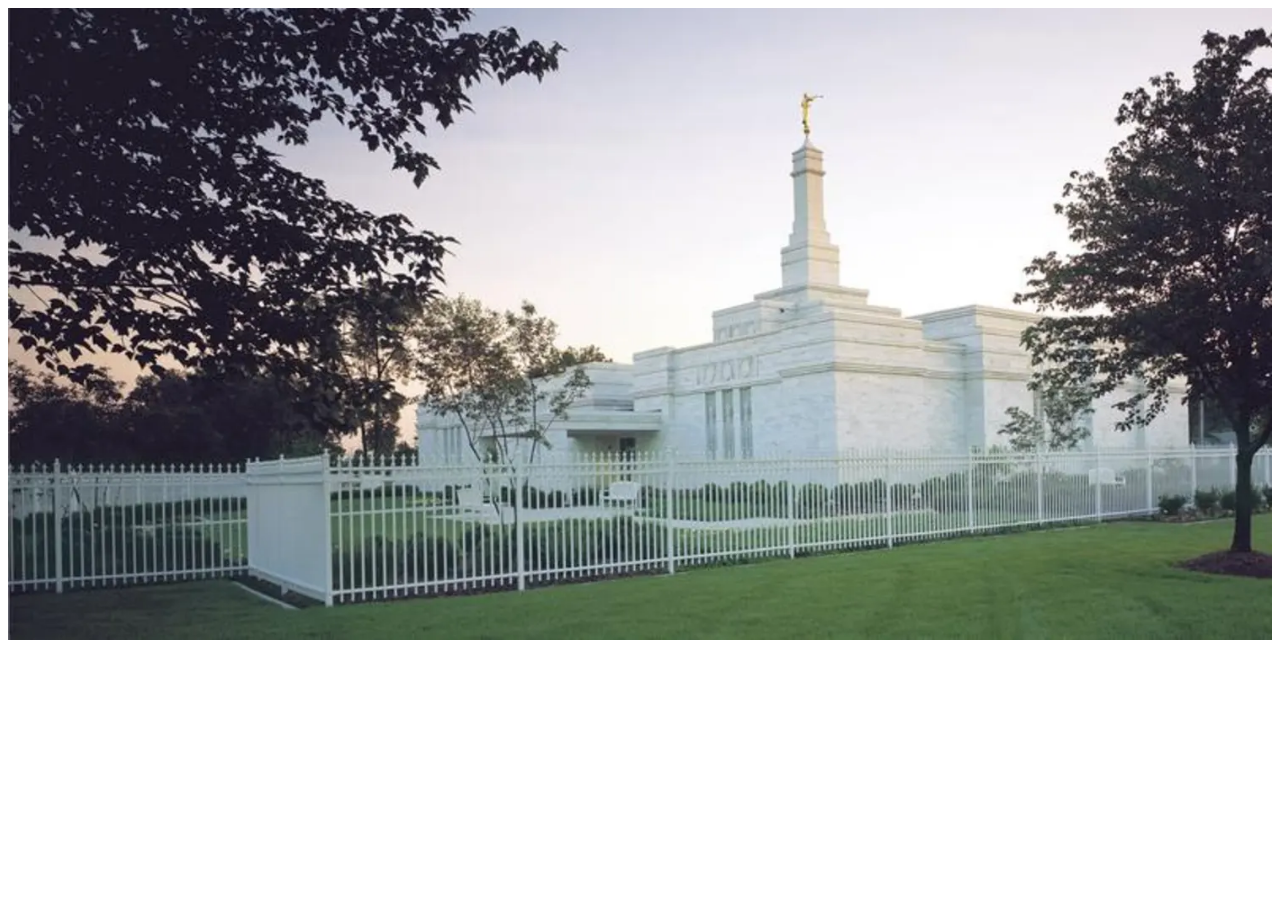
<file: week03/responsive-images.html>
<!DOCTYPE html>
<html lang="en">
    <head>
        <meta charset="UTF-8">
        <meta name="viewport" content="width=device-width, initial-scale=1.0">
        <title>Responsive Images</title>
        <meta name="description" content="A page to practice responsive images on.">
        <meta name="author" content="Dan Reyes-Cairo">
        <link rel="stylesheet" href="styles/responsive-images.css">
    </head>
    <body>
        <main>
            <div class="hero">
                <picture>
                    <source media="(min-width: 1000px)" srcset="images/hero-large.webp">
                    <source media="(min-width: 500px)" srcset="images/hero-medium.webp">
                    <img src="images/hero-small.webp" alt="Columbus Ohio Temple" width="500" height="250">
                </picture>
            </div>
        </main>
    </body>
</html>
</file>
<file: styles/base.css>
body {
    font-family: "Roboto", sans-serif;    
    font-weight: 400;
    font-size: 1rem;
    margin: 0;
    min-height: 100vh;
    display: grid;
    grid-template-rows: auto 1fr auto;
}

header {
    background-color: darkslategray;
    color: white;
    text-align: center;
    font-size: 1.5rem;
}

header span {
    padding: 25px;
    display: block;    
}

nav {
    background-color: #333;
}

h1 {
    text-align: center;    
    font-weight: 400;
    grid-column: 1 / 3;
    font-size: 2.5rem;
    margin: 10px;
}

nav ul {
    display: flex;
    justify-content: space-around;
    list-style-type: none;       
    margin: 0;
    padding: 0;
}

nav li {
    font-size: 1.2rem;
    padding: 10px;
}

nav a {
    text-decoration: none;
    color: white;
}

nav a:hover {
    text-decoration: underline;
    color: yellow;
}

main {
    margin: 25px;
    display: grid;
    grid-template-columns: 3fr 2fr;
    grid-template-rows: auto 1fr;
    gap: 15px;
}

.card {
    border: 1px solid #ccc;
    border-radius: 15px;
    padding: 0px;   
    overflow: hidden; 
}

.cardTitle {
    text-align: center;
    background-color: darkslategray;
    color: white;
    margin: 0;    
    padding: 10px;    
}

.cardContent {
    padding: 10px;
    font-size: .9rem;
    display: grid;
    grid-template-rows: 1fr auto;
    line-height: 1.6;
}

.cardContent h2 {
    text-align: center;
    margin-bottom: 0;
    font-size: 1rem;
}

.cardContent li {
    margin-bottom: .5rem;    
}

.aboutMe {
    grid-column: 1 / 3;
    display: flex;
    align-items: flex-start;
}

.aboutMe img {
    margin: 15px; 
    width: 120px;
    height: auto;
}

.countryInfo {
    grid-column: 1 / 2;
}

.countryContent {
    display: grid;
    grid-template-columns: 1fr auto;
}

.flagInfo {
    margin: 15px 0;
    display: grid;
    grid-template-rows: auto 1fr;
}

.flagInfo img {
    width: 100px;
    margin: 15px;
}

.flagInfo span {
    font-size: .7rem;
    margin: 5px 15px;
}

footer {
    background-color: darkslategray;
    color: white;
    padding: 15px;
    text-align: center;
    font-size: .9rem;
}

footer p {
    margin: 0;      
}

footer .highlight {
    color: yellow;
    font-size: .8rem;    
}
</file>
<file: styles/place.css>
:root {
  /* Backgrounds */
  --clr-bg-primary: #ffffff;       /* White for main sections */
  --clr-bg-secondary: #002a8f;        /* Deep Cuba blue for header/footer */

  /* Text */
  --clr-text-primary: #000000;     /* Black or very dark text on white backgrounds */
  --clr-text-secondary: #ffffff;      /* White text for red or blue backgrounds */

  /* Accents */
  --clr-accent-primary: #cf142b;   /* Cuba red for h2 highlights or borders */
  --clr-accent-secondary: #00aaff; /* Optional lighter blue for minor accents */
}

body {
    margin: 0;
    padding: 0;
    background-color: var(--clr-bg-primary);
    color: var(--clr-text-primary);
    font-family: "Orbitron", sans-serif;
}

.hero img {
    width: 100%;
    height: auto;
    display: block;
}

header {
    margin: 0;
    padding: 0;
    text-align: center;
    background-color: var(--clr-bg-secondary);
    color: var(--clr-text-secondary)
}

h1 {
    margin: 0;
    padding: 25px;
    font-weight: 400;
}

main {
    margin: 0;
    padding: 0;
    text-align: center;
}

section {
    background-color: var(--clr-bg-primary);
    color: var(--clr-text-primary);
    display: flex;
    flex-direction: column;
    justify-content: center;
    align-items: center;
    margin-bottom: 15px;
}

section img {
    width: 80px;
    height: auto;
}

.weather span {
    display: none;
}

table {
    table-layout: fixed;
    width: 90%;
    margin: 15px auto;
    border-collapse: collapse;
    font-size: .9rem; 
    border-spacing: 10px 0px;   
}

th, td {
    padding: .5em;
}

th {
    text-align: right;
}

td {
    text-align: left;
}

hr {
    background-color: var(--clr-accent-secondary);
}

footer {
    display: flex;
    flex-direction: column;
    justify-content: center;
    align-items: center;
    text-align: center;
    margin: 0;
    padding: 25px;
    background-color: var(--clr-bg-secondary);
    color: var(--clr-text-secondary);
}

footer p {
    margin: 5px;
    font-size: .9rem;
}

#lastModified {
    color: var(--clr-text-accent);
    font-size: .8rem;
    font-weight: 600;
}

@media (min-width: 1000px) {
    main {
        position: relative;
    }

    .data {
        width: 30%;
        position: absolute;
        top: 4%;
        left: 2%;        
    }

    .data h2 {
        background-color: var(--clr-accent-primary);
        color: var(--clr-text-secondary);
        padding: 15px;
        text-align: left;
        width: 80%;
        position: absolute;
        left: -10px;
        top: -10px;
    }

    hr {
        display: none;
    }

    .data table {
        margin-top: 85px;
    }

    .data td, .data th {
        padding: .4em
    }

    .weather {
        width: 25%;
        position: absolute;
        bottom: 1%;
        right: 2%;        
    }

    .weather h2 {
        background-color: var(--clr-accent-primary);
        color: var(--clr-text-secondary);
        padding: 15px;
        text-align: left;
        width: 80%;
        position: absolute;
        left: -10px;
        top: -10px;
    }

    .weather span {
        display: inline;
        margin-left: 15%;
    }

    .weather table {
        margin-top: 10px;
    }

    .weather td, .weather th {
        padding: .4em;
        font-size: 1rem;
    }
}
</file>
<file: styles/temples.css>
:root {
  /* Backgrounds */
  --clr-bg-primary: #0d0d0f;      /* Page background */
  --clr-bg-secondary: #1e1e26;    /* Cards / panels */
  --clr-bg-tertiary: #383843;     /* Borders / elevated surfaces */

  /* Text */
  --clr-text-primary: #e8e8e8;    /* High-contrast white-gray text */
  --clr-text-secondary: #b3b3b3;  /* Muted paragraph text */
  --clr-text-accent: #00eaff;     /* Cyan or magenta accent text */
  --clr-text-accent2: #ff70c9;

  /* Accents */
  --clr-accent-primary: #ff008c;  /* Pink neon */
  --clr-accent-secondary: #00eaff;/* Cyan neon */
  --clr-accent-muted: #915eff;    /* Soft purple blend */

  /* Functional / feedback */
  --clr-accent-warn: #ffb86b;     /* Warm industrial amber */
}

body {
    margin: 0;
    padding: 0;
    background-color: var(--clr-bg-primary);
    color: var(--clr-text-primary);
    font-family: "Orbitron", sans-serif;
    min-height: 100vh;
    min-width: 320px;
}

header {
    margin: 0;
    padding: 0;
}

.nav-container {
    display: flex;    
    background-color: var(--clr-bg-tertiary);
}

.nav-container.show {
    flex-direction: column;
}

h1 {
    text-align: left; 
    font-size: 1.5rem;
    margin: 0;   
    padding: 15px;
    width: 100%;
}

h1.show {
    display: none;
}


nav {
    margin: 0;
    padding: 0;
    background-color: var(--clr-bg-tertiary);
    display: flex; 
    align-items: stretch;
    height: 100%;
}

nav ul {    
    display: flex;
    flex-direction: column;
    margin: 0;
    padding: 0;  
    height: 100%;
    width: 100%;
}

nav li {
    flex: 1;  
    list-style: none;
    height: 100%;
    display: none;
}

nav a {
    display: flex;
    justify-content: center;
    align-items: center;
    width: 100%;
    height: 100%;
    padding: 0 15px;
    text-decoration: none;
    color: var(--clr-text-secondary);
    border: 2px solid transparent;
    box-sizing: border-box;
    transition: all 0.2s ease;
    font-size: 1.5rem;
    padding: 10px 0;
}

nav a:hover {
    background-color: var(--clr-accent-primary);
    border-color: var(--clr-accent-primary);
    color: var(--clr-text-primary);
    text-shadow: 0 0 10px var(--clr-accent-secondary);
}

#menu {
    display: block;
    font-size: 2rem;
    font-weight: 700;
    text-decoration: none;
    padding: .5rem .75rem;
    background-color: var(--clr-bg-tertiary);
    color: var(--clr-text-primary);
    text-align: right;
}

#menu::before {
    content: "☰";
}

#menu.show::before {
    content: "X";
}

.show li {
    display: block;    
}

main {
    margin: 0;
    margin: 25px auto;
    padding: 10px;
    max-width: 80%;
}

.container {    
    display: grid;
    justify-content: center;
    align-items: center;
    grid-template-columns: 1fr;
}

h2 {
    text-align: center;
}

figure {
    margin: 0;
    display: flex;
    flex-direction: column;
    justify-content: center;
    align-items: center;
    text-align: center;
}

figure img {
    width: 100%;
    height: auto;
}

figcaption {
    margin: 15px;
}

footer {
    display: flex;
    flex-direction: column;
    justify-content: center;
    align-items: center;
    text-align: center;
    margin: 0;
    padding: 15px;
    background-color: var(--clr-bg-tertiary);
}

footer p {
    margin: 5px;
    font-size: .8rem;
}

#lastModified {
    color: var(--clr-text-accent);
    font-size: .6rem;
    font-weight: 600;
}
</file>
<file: styles/temples-large.css>
@media (min-width: 768px) {   

    :root {
    /* Backgrounds */
    --clr-bg-primary: #0d0d0f;      /* Page background */
    --clr-bg-secondary: #1e1e26;    /* Cards / panels */
    --clr-bg-tertiary: #383843;     /* Borders / elevated surfaces */

    /* Text */
    --clr-text-primary: #e8e8e8;    /* High-contrast white-gray text */
    --clr-text-secondary: #b3b3b3;  /* Muted paragraph text */
    --clr-text-accent: #00eaff;     /* Cyan or magenta accent text */
    --clr-text-accent2: #ff70c9;

    /* Accents */
    --clr-accent-primary: #ff008c;  /* Pink neon */
    --clr-accent-secondary: #00eaff;/* Cyan neon */
    --clr-accent-muted: #915eff;    /* Soft purple blend */

    /* Functional / feedback */
    --clr-accent-warn: #ffb86b;     /* Warm industrial amber */
    }

    body {
        margin: 0;
        padding: 0;
        background-color: var(--clr-bg-primary);
        color: var(--clr-text-primary);
        font-family: "Orbitron", sans-serif;
        min-height: 100vh;
    }

    header {
        margin: 0;
        padding: 0;
    }

    .nav-container {
        display: flex;
        justify-content: space-between;
        align-items: center;
        margin: 0;
        padding: 0;
        background-color: var(--clr-bg-tertiary);
        height: 64px;
    }

    #menu {
        display: none;
    }

    h1 {
        padding: 15px;
        font-size: 1.3rem;
        font-weight: 400;
        flex: 1;
    }


    nav {
        margin: 0;
        padding: 0;
        background-color: var(--clr-bg-tertiary);
        display: flex; 
        align-items: stretch;
        height: 100%;
    }


    nav ul {
        display: flex;
        flex-direction: row;
        margin: 0;
        padding: 0;  
        height: 100%;
        width: 100%;
    }

    nav li {
        flex: 1;  
        list-style: none;
        height: 100%;
        display: flex;
    }

    nav a {
        display: flex;
        justify-content: center;
        align-items: center;
        width: 100%;
        height: 100%;
        padding: 0 15px;
        text-decoration: none;
        font-size: 1rem;
        color: var(--clr-text-secondary);
        border: 2px solid transparent;
        box-sizing: border-box;
        transition: all 0.2s ease;
    }

    nav a:hover {
        background-color: var(--clr-accent-primary);
        border-color: var(--clr-accent-primary);
        color: var(--clr-text-primary);
        text-shadow: 0 0 10px var(--clr-accent-secondary);
    }

    main {
        margin: 0;
        margin: 25px auto;
        padding: 10px;
        max-width: 80%;
    }

    .container {    
        display: grid;
        justify-content: center;
        align-items: center;
        grid-template-columns: 1fr 1fr 1fr;
        gap: 25px;
        place-items: center;
    }

    h2 {
        grid-column: 1/4;
        text-align: center;
    }

    figure {
        margin: 0;
        display: flex;
        flex-direction: column;
        justify-content: center;
        align-items: center;
        text-align: center;
    }

    figure img {
        width: 100%;
        height: auto;
    }

    figcaption {
        margin: 15px;
    }

    footer {
        display: flex;
        flex-direction: column;
        justify-content: center;
        align-items: center;
        text-align: center;
        margin: 0;
        padding: 15px;
        background-color: var(--clr-bg-tertiary);
    }

    footer p {
        margin: 5px;

    }

    #lastModified {
        color: var(--clr-text-accent);
        font-size: .8rem;
        font-weight: 600;
    }
}
</file>
<file: project/styles/siteplan.css>
:root {
  /* Backgrounds */
  --clr-bg-primary: #FFFFFF;
  --clr-bg-secondary: #4734a2;
  --clr-bg-tertiary: #F5F5F5;


  /* Text */
  --clr-text-primary: #323b36;  
  --clr-text-secondary: #FFFFFF; 

  /* Accents */
  --clr-accent-primary: #4734a2; 
  --clr-accent-secondary: #9e004f;
}

body {    
    margin: 0;
    padding: 0;
    background-color: var(--clr-bg-tertiary);
    color: var(--clr-text-primary);
    font-family: "Inter", sans-serif;
}

header {
    text-align: center;
    margin: 0;
    padding: 0;    
    padding: 25px;
    background-color: var(--clr-accent-primary);
    color: var(--clr-text-secondary);
}

h1, h2, h3 {
    font-family: "Inter", sans-serif;
}

h1 {
    color: var(--clr-text-secondary);
    font-size: 1.3rem;
}

main {    
    margin: 0 auto;
    padding: 10px;
    max-width: 600px;
    display: grid;
    grid-template-columns: 1fr;
}

h2 {
    color: var(--clr-accent-primary);
    font-size: 1.2rem;
}

h3 {
    color: var(--clr-accent-primary);
    font-size: 1.1rem;
}

p {
    color: var(--clr-text-primary);
    line-height: 1.7rem;
}

ul li {
    color: var(--clr-text-primary);
    line-height: 1.7rem;
}

.swatches {
    display: grid;
    grid-template-columns: 1fr 1fr 1fr;
    grid-auto-rows: auto;
    gap: 10px;
    margin: 0;
    padding: 0;
    text-align: center;
}

.swatches h3 {
    grid-column: span 3;
}

.swatch-cont {
    padding: 25px;
    border-radius: 10px;
    background-color: var(--clr-bg-primary);
    border: 1px solid var(--clr-text-primary);
    box-shadow: 5px 5px var(--clr-text-primary);
}

.swatch {
    height: 110px;
    width: 110px;
    padding: 20px;
    margin: 0 auto;
    text-align: left;
    align-content: end;
    font-weight: 700;
    border: 1px solid var(--clr-text-primary);
}

.s1 {
    color: var(--clr-text-primary);
    background: var(--clr-bg-primary); 
}

.s2 {
    color: var(--clr-text-secondary);
    background: var(--clr-bg-secondary); 
}

.s3 {
    color: var(--clr-text-secondary);
    background: var(--clr-bg-tertiary);
}

.s4 {
    color: var(--clr-text-secondary);
    background: var(--clr-text-primary);
}

.s5 {
    color: var(--clr-text-primary);
    background: var(--clr-text-secondary);
}

.s6 {
    color: var(--clr-text-secondary);
    background: var(--clr-accent-primary);
}

.s7 {
    color: var(--clr-text-secondary);
    background: var(--clr-accent-secondary);
}

.f1 {
    font-family: Montserrat;
}

.f2 {
    font-family: Inter;
}

.span1 {
    color: var(--clr-accent-primary);
}

.span2 {
    color: var(--clr-accent-secondary);
}

footer {
    display: flex;
    flex-direction: column;
    justify-content: center;
    align-items: center;
    text-align: center;
    margin: 0;
    padding: 15px;
    background-color: var(--clr-accent-primary);
}

footer p {
    margin: 5px;  
    color: var(--clr-text-secondary); 
    line-height: 1.1rem;
}

#lastModified {
    color: var(--clr-text-secondary);
    font-size: .8rem;
    font-weight: 600;
}

#lastModified {
    color: var(--clr-text-secondary);
    font-size: .8rem;
    font-weight: 600;
}
</file>
<file: week01/styles/style.css>
:root {
    /* Grayscale palette */
    --clr-gray-000: #ffffff;
    --clr-gray-300: #cccccc;
    --clr-gray-600: #d8d8d8;
    --clr-gray-700: #e6e6e6;
    --clr-gray-800: #333333;
    --clr-gray-850: #1a1a1a;
    --clr-gray-900: #000000;

    /* Text roles */
    --clr-text-primary: var(--clr-gray-850);
    --clr-text-secondary: var(--clr-gray-600);
    --clr-text-muted: var(--clr-gray-700);

    /* Background roles */
    --clr-bg-primary: var(--clr-gray-000);
    --clr-bg-secondary: var(--clr-gray-300);
    --clr-bg-neutral: var(--clr-gray-800);
    --clr-bg-inverse: var(--clr-gray-900);
}

body {
    margin: 0;
    padding: 0;
    font-size: 16px;
    background-color: var(--clr-bg-neutral);
    color: var(--clr-text-secondary);   
    display: grid;
    grid-template-columns: 5fr 2fr;
    grid-template-rows: 1fr 3fr 1fr; 
    min-height: 100vh;
}

h1, h2 {
    font-size: 16px;
    margin: 0;
}

.main-head {
    display: grid;
    grid-column: span 4;
    grid-template-rows: 2fr 1fr;
    min-height: 150px;
    padding: 0;
    margin: 0;
}

.main-head h1 {
    padding: 15px;
}

.main-nav {
    margin: 0;
    padding: 0;
}

.main-nav ul {
    margin: 0;
    padding: 0;
    background-color: var(--clr-bg-inverse);
    display: flex;
    justify-content: space-around;
    align-items: center;
    height: 100%;
}

.main-nav li {
    list-style: none;
    padding: 15px;
}

.main-nav a {
    text-decoration: none;
    color: var(--clr-text-secondary);
    font-family: Arial, Helvetica, sans-serif;
}

main {
    grid-column: 1;
    grid-row: 2;
    padding: 15px;
    background-color: var(--clr-bg-secondary);
    color: var(--clr-text-primary);
}

aside {
    grid-column: 2;
    padding: 15px;
    background-color: var(--clr-bg-primary);
    color: var(--clr-text-primary);
}

.main-footer {
    grid-column: span 4;
    display: flex;
    justify-content: center;
    padding: 15px;
}
</file>
<file: week02/styles/bom.css>
* {
	margin: 0;
	padding: 0;
}

body {
	height: 100vh;
	display: flex;
	flex-direction: column;
	align-items: center;
	justify-content: center;
	font-family: Acme, Arial, sans-serif;
}

h1 {
	font-size: 1.5rem;
}

main {
	margin: 1rem auto;
	border: 1px solid rgb(0 0 0 / 0.1);
	padding: 1rem;
	background-color: #ddd;
	display: flex;
	flex-direction: column;
}

input,
button {
	padding: 0.5rem;
}

button {
	margin: 0.5rem;
}

.delete {
	width: fit-content;
}

.input {
	display: flex;
	gap: 1rem;
}

.list {
	padding: 0.5rem;
}

ul {
	margin: 1rem;
	list-style: none;
}

li {
	display: flex;
	align-items: center;
	justify-content: space-between;
}

@media only screen and (min-width: 32.5em) {
	h1 {
		font-size: 2rem;
	}

	main {
		width: 320px;
	}
}
</file>
<file: week02/styles/media-query.css>
body {
    font-family: "Roboto", sans-serif;
}


header, main, footer {
    max-width: 640px;
    margin: 1rem auto;
    border: 1px solid lightgrey;
    padding: 1rem;
    background-color:rgb(217, 238, 255);
}

main {
    display: grid;
    grid-template-columns: 1fr;
    gap: 1rem;
}

section {
    background-color: whitesmoke;
    padding: 1rem;
}
</file>
<file: week02/styles/media-query-large.css>
@media screen and (min-width: 500px) {
    header {
        background-color: black;
        color: white;
    }

    main {
        grid-template-columns: 1fr 1fr;
    }
}
</file>
<file: week03/styles/design.css>
body {
	font-family: Roboto, helvetica, sans-serif;
}

header,
main,
footer {
	max-width: 760px;
	margin: 0 auto;
}

marquee {
	padding: 1rem;
	background-color: #eee;
}

h1 {
	border-bottom: 1px solid rgba(0, 0, 0, 0.1);
}

main {
	display: grid;
    grid-template-columns: 1fr 200px;
}

h2 {
	color: navy;
	text-align: left;
    grid-column: span 2;
}

article p {
	text-align: justify;
}

.callout {
	color: #dedede;
	background-color: #702963;
    padding: 1rem;
    grid-column: 1/3;
}

footer {
	margin-top: 1rem;
	border-top: 1px solid rgba(0, 0, 0, 0.1);
	font-size: smaller;
	text-align: left;
}
</file>
<file: week03/styles/responsive-images.css>
.hero img {
    width: 100%;
    height: auto;
}
</file>
